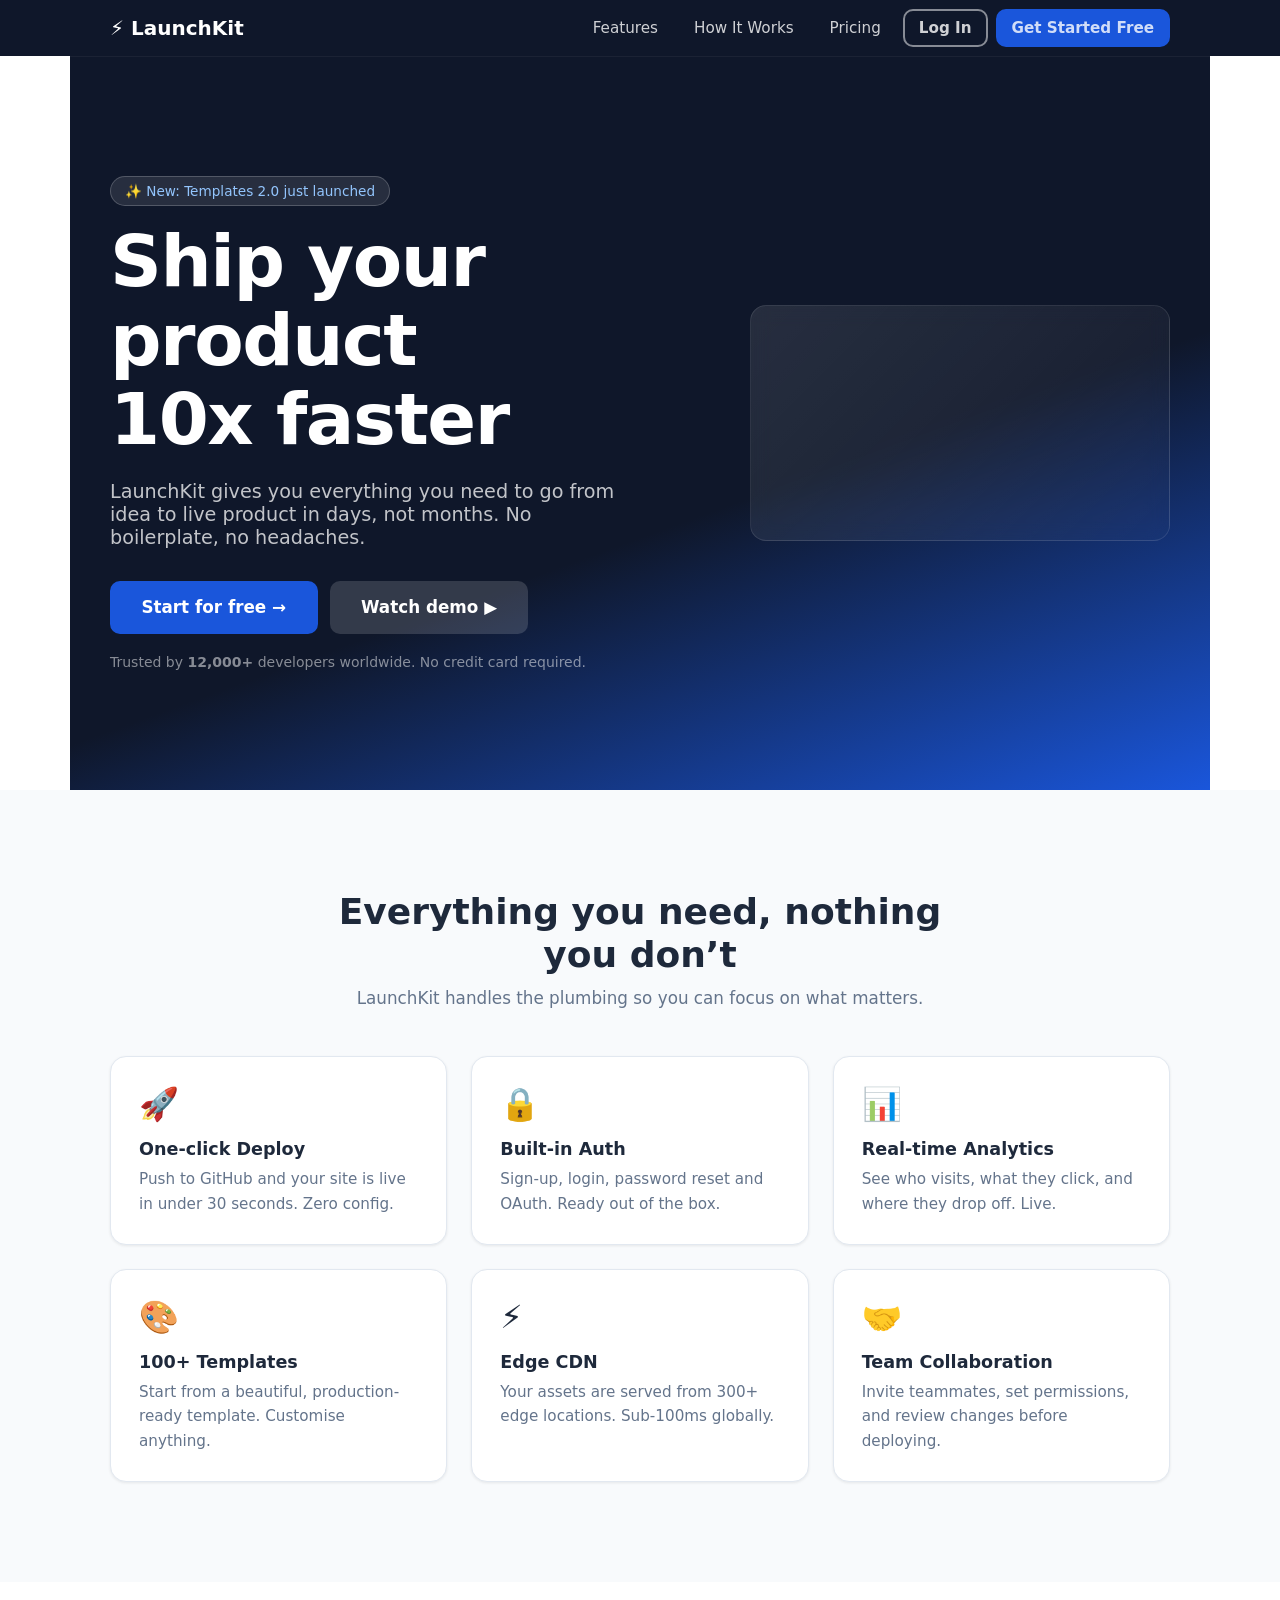
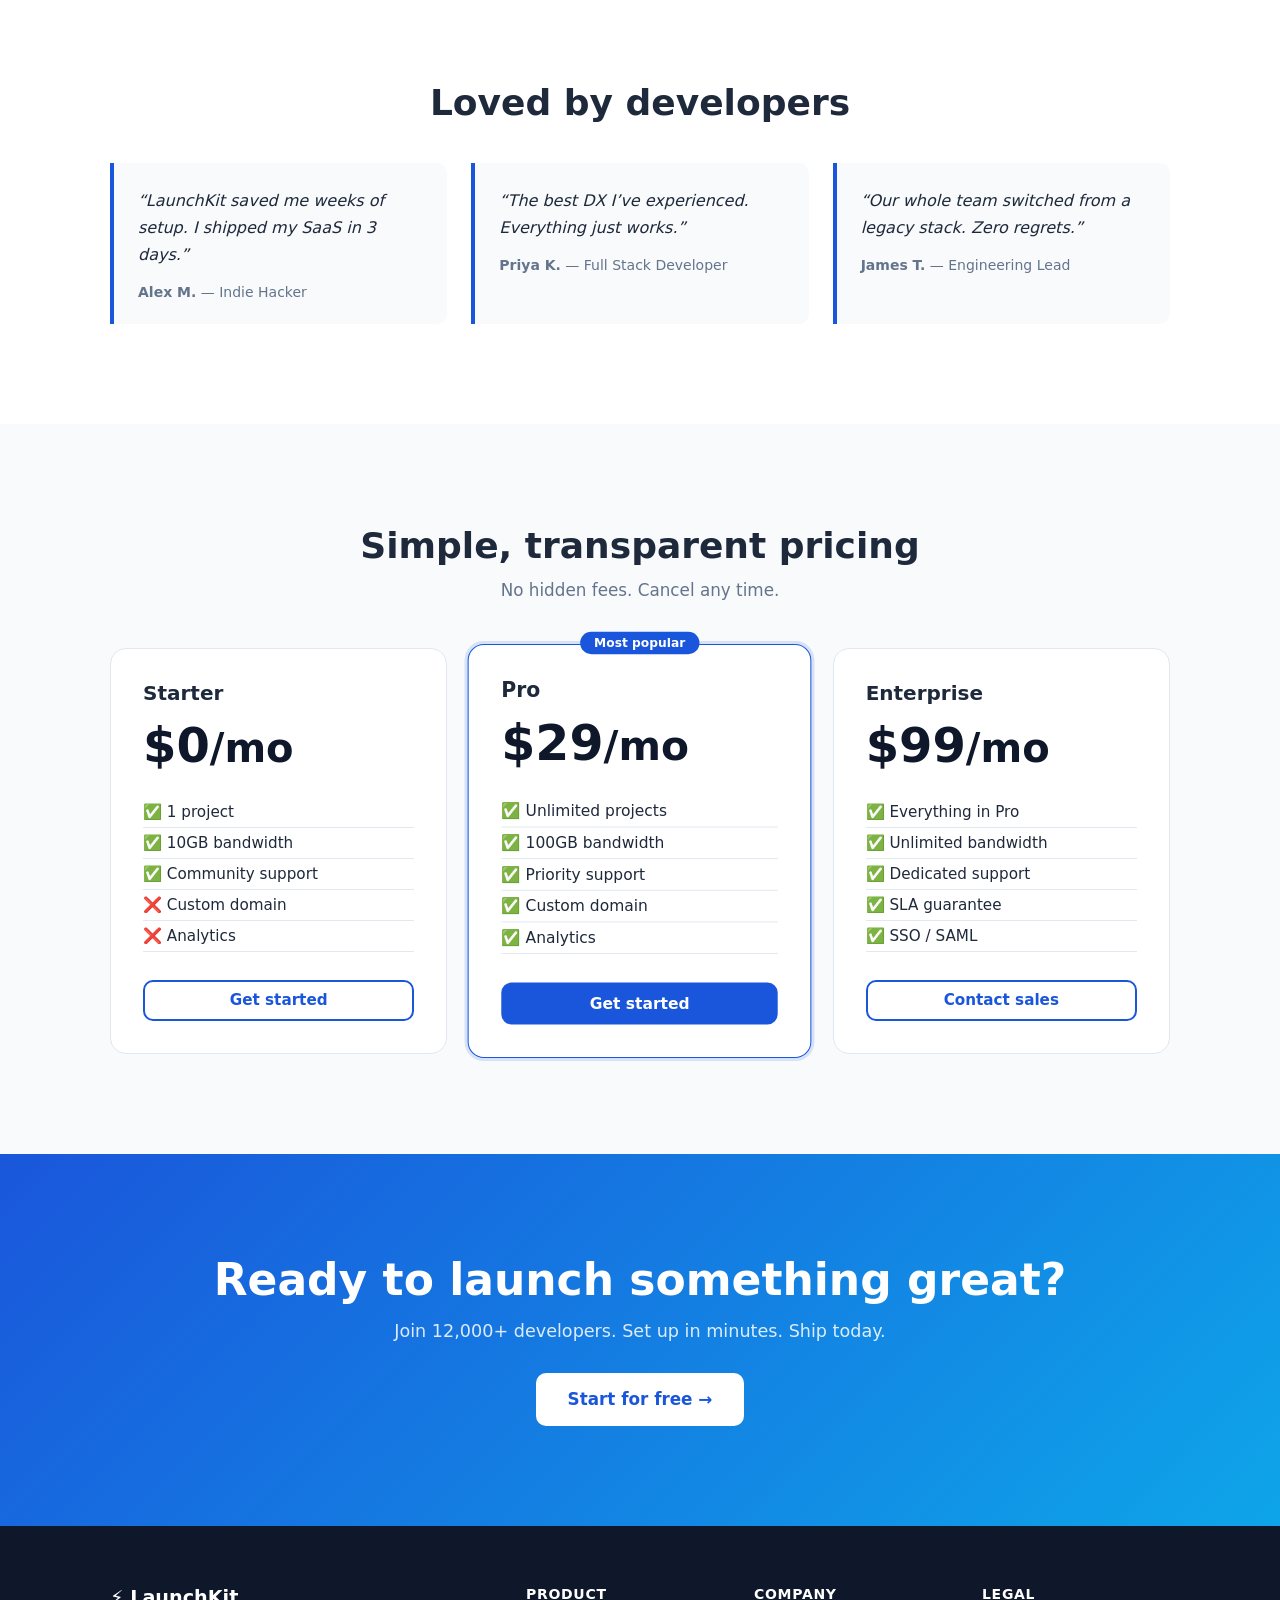
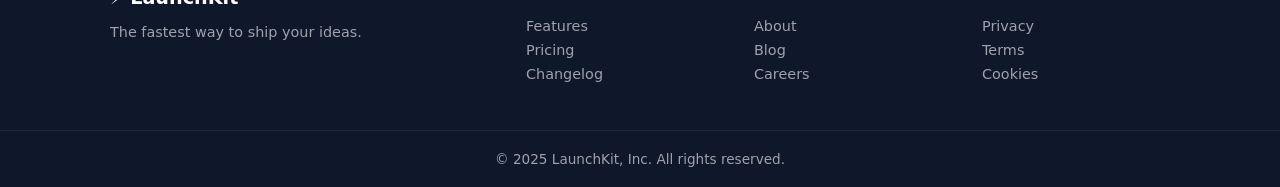
<file: index.html>
<!DOCTYPE html>
<html lang="en">
<head>
  <meta charset="UTF-8" />
  <meta name="viewport" content="width=device-width, initial-scale=1.0" />
  <meta name="description" content="LaunchKit — the fastest way to ship your ideas." />
  <title>LaunchKit — Ship Faster</title>
  <link rel="stylesheet" href="landing.css" />
</head>
<body>

  <!-- ── Navigation ───────────────────────── -->
  <header class="navbar">
    <div class="navbar__inner">
      <a href="#" class="navbar__logo">⚡ LaunchKit</a>
      <button class="navbar__toggle" aria-expanded="false"
              aria-controls="main-nav" aria-label="Toggle menu">
        <span></span><span></span><span></span>
      </button>
      <nav id="main-nav" class="navbar__nav">
        <a href="#features">Features</a>
        <a href="#how-it-works">How It Works</a>
        <a href="#pricing">Pricing</a>
        <a href="#" class="btn btn--outline-white">Log In</a>
        <a href="#" class="btn btn--primary">Get Started Free</a>
      </nav>
    </div>
  </header>

  <!-- ── Hero ──────────────────────────────── -->
  <section class="hero">
    <div class="hero__content">
      <span class="hero__badge">✨ New: Templates 2.0 just launched</span>
      <h1 class="hero__title">Ship your product<br>10x faster</h1>
      <p class="hero__subtitle">
        LaunchKit gives you everything you need to go from idea to live product
        in days, not months. No boilerplate, no headaches.
      </p>
      <div class="hero__actions">
        <a href="#" class="btn btn--primary btn--lg">Start for free &rarr;</a>
        <a href="#" class="btn btn--ghost btn--lg">Watch demo ▶</a>
      </div>
      <p class="hero__social-proof">
        Trusted by <strong>12,000+</strong> developers worldwide. No credit card required.
      </p>
    </div>
    <div class="hero__visual" aria-hidden="true">
      <!-- Decorative gradient box simulating an app screenshot -->
      <div class="hero__mockup"></div>
    </div>
  </section>

  <!-- ── Features ──────────────────────────── -->
  <section class="features" id="features">
    <div class="container">
      <div class="section-header">
        <h2>Everything you need, nothing you don&rsquo;t</h2>
        <p>LaunchKit handles the plumbing so you can focus on what matters.</p>
      </div>
      <div class="features__grid">
        <div class="feature-card">
          <div class="feature-card__icon">🚀</div>
          <h3>One-click Deploy</h3>
          <p>Push to GitHub and your site is live in under 30 seconds. Zero config.</p>
        </div>
        <div class="feature-card">
          <div class="feature-card__icon">🔒</div>
          <h3>Built-in Auth</h3>
          <p>Sign-up, login, password reset and OAuth. Ready out of the box.</p>
        </div>
        <div class="feature-card">
          <div class="feature-card__icon">📊</div>
          <h3>Real-time Analytics</h3>
          <p>See who visits, what they click, and where they drop off. Live.</p>
        </div>
        <div class="feature-card">
          <div class="feature-card__icon">🎨</div>
          <h3>100+ Templates</h3>
          <p>Start from a beautiful, production-ready template. Customise anything.</p>
        </div>
        <div class="feature-card">
          <div class="feature-card__icon">⚡</div>
          <h3>Edge CDN</h3>
          <p>Your assets are served from 300+ edge locations. Sub-100ms globally.</p>
        </div>
        <div class="feature-card">
          <div class="feature-card__icon">🤝</div>
          <h3>Team Collaboration</h3>
          <p>Invite teammates, set permissions, and review changes before deploying.</p>
        </div>
      </div>
    </div>
  </section>

  <!-- ── Testimonials ──────────────────────── -->
  <section class="testimonials">
    <div class="container">
      <h2 class="section-header__title">Loved by developers</h2>
      <div class="testimonials__grid">
        <blockquote class="testimonial">
          <p>&ldquo;LaunchKit saved me weeks of setup. I shipped my SaaS in 3 days.&rdquo;</p>
          <footer><strong>Alex M.</strong> &mdash; Indie Hacker</footer>
        </blockquote>
        <blockquote class="testimonial">
          <p>&ldquo;The best DX I&rsquo;ve experienced. Everything just works.&rdquo;</p>
          <footer><strong>Priya K.</strong> &mdash; Full Stack Developer</footer>
        </blockquote>
        <blockquote class="testimonial">
          <p>&ldquo;Our whole team switched from a legacy stack. Zero regrets.&rdquo;</p>
          <footer><strong>James T.</strong> &mdash; Engineering Lead</footer>
        </blockquote>
      </div>
    </div>
  </section>

  <!-- ── Pricing ───────────────────────────── -->
  <section class="pricing" id="pricing">
    <div class="container">
      <div class="section-header">
        <h2>Simple, transparent pricing</h2>
        <p>No hidden fees. Cancel any time.</p>
      </div>
      <div class="pricing__grid">
        <div class="pricing-card">
          <h3>Starter</h3>
          <div class="pricing-card__price"><span>$0</span>/mo</div>
          <ul class="pricing-card__features">
            <li>✅ 1 project</li>
            <li>✅ 10GB bandwidth</li>
            <li>✅ Community support</li>
            <li>❌ Custom domain</li>
            <li>❌ Analytics</li>
          </ul>
          <a href="#" class="btn btn--outline">Get started</a>
        </div>
        <div class="pricing-card pricing-card--featured">
          <div class="pricing-card__badge">Most popular</div>
          <h3>Pro</h3>
          <div class="pricing-card__price"><span>$29</span>/mo</div>
          <ul class="pricing-card__features">
            <li>✅ Unlimited projects</li>
            <li>✅ 100GB bandwidth</li>
            <li>✅ Priority support</li>
            <li>✅ Custom domain</li>
            <li>✅ Analytics</li>
          </ul>
          <a href="#" class="btn btn--primary">Get started</a>
        </div>
        <div class="pricing-card">
          <h3>Enterprise</h3>
          <div class="pricing-card__price"><span>$99</span>/mo</div>
          <ul class="pricing-card__features">
            <li>✅ Everything in Pro</li>
            <li>✅ Unlimited bandwidth</li>
            <li>✅ Dedicated support</li>
            <li>✅ SLA guarantee</li>
            <li>✅ SSO / SAML</li>
          </ul>
          <a href="#" class="btn btn--outline">Contact sales</a>
        </div>
      </div>
    </div>
  </section>

  <!-- ── CTA Banner ────────────────────────── -->
  <section class="cta-banner">
    <div class="container">
      <h2>Ready to launch something great?</h2>
      <p>Join 12,000+ developers. Set up in minutes. Ship today.</p>
      <a href="#" class="btn btn--white btn--lg">Start for free &rarr;</a>
    </div>
  </section>

  <!-- ── Footer ────────────────────────────── -->
  <footer class="site-footer">
    <div class="container footer__inner">
      <div class="footer__brand">
        <a href="#" class="footer__logo">⚡ LaunchKit</a>
        <p>The fastest way to ship your ideas.</p>
      </div>
      <nav class="footer__links">
        <h4>Product</h4>
        <a href="#">Features</a>
        <a href="#">Pricing</a>
        <a href="#">Changelog</a>
      </nav>
      <nav class="footer__links">
        <h4>Company</h4>
        <a href="#">About</a>
        <a href="#">Blog</a>
        <a href="#">Careers</a>
      </nav>
      <nav class="footer__links">
        <h4>Legal</h4>
        <a href="#">Privacy</a>
        <a href="#">Terms</a>
        <a href="#">Cookies</a>
      </nav>
    </div>
    <div class="footer__bottom">
      <p>&copy; 2025 LaunchKit, Inc. All rights reserved.</p>
    </div>
  </footer>

  <script>
    const toggle = document.querySelector('.navbar__toggle');
    const nav    = document.querySelector('#main-nav');
    toggle.addEventListener('click', () => {
      const open = nav.classList.toggle('is-open');
      toggle.setAttribute('aria-expanded', open);
    });
  </script>

</body>
</html>
</file>
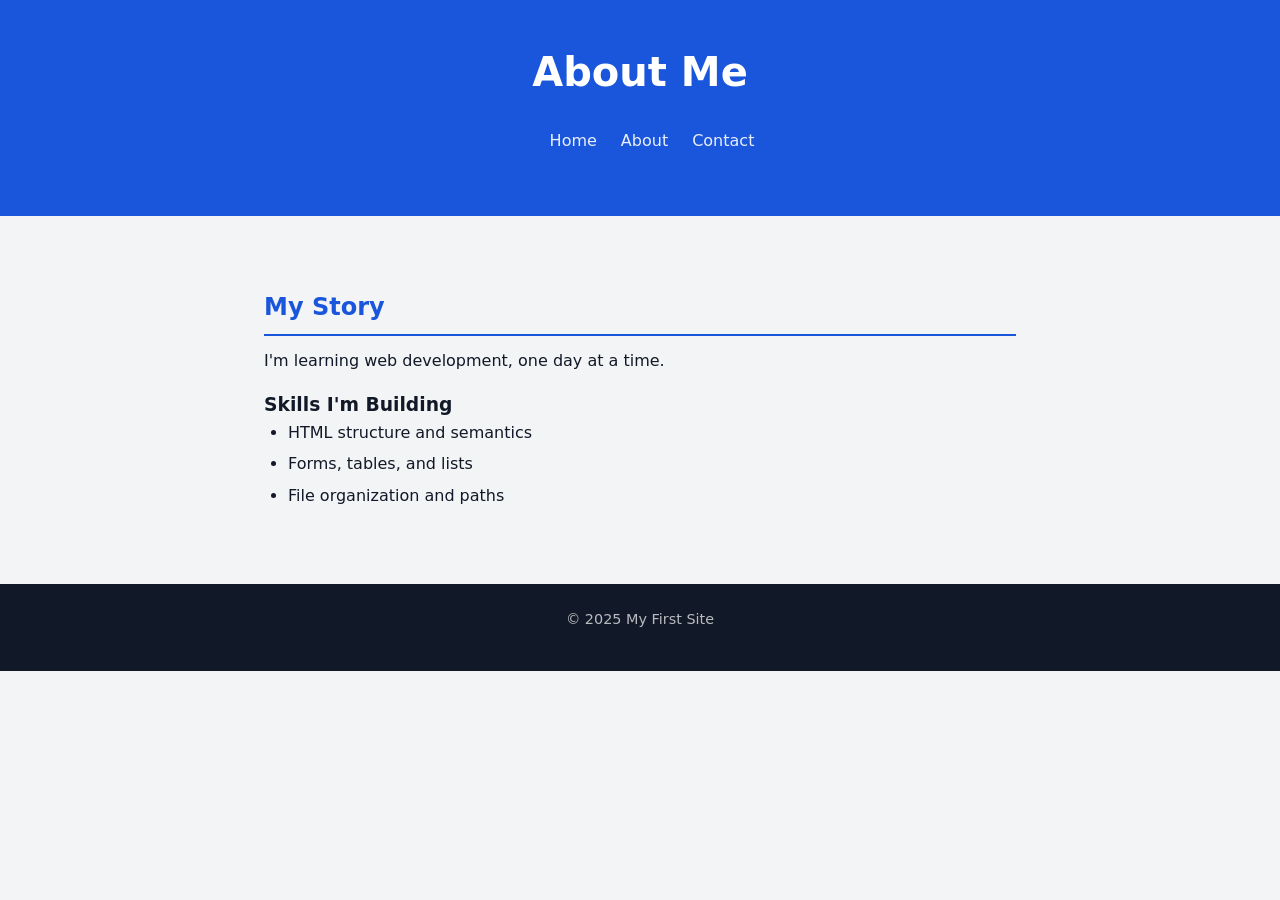
<file: about.html>
<!DOCTYPE html>
<html lang="en">
<head>
  <meta charset="UTF-8" />
  <meta name="viewport" content="width=device-width, initial-scale=1.0" />
  <title>About | My First Site</title>
 <link rel="stylesheet" href="style.css" />
</head>
<body>
  <header>
    <h1>About Me</h1>
    <nav>
      <ul>
        <li><a href="home.html">Home</a></li>
        <li><a href="about.html">About</a></li>
        <li><a href="contact.html">Contact</a></li>
      </ul>
    </nav>
  </header>
  <main>
    <article>
      <h2>My Story</h2>
      <p>I'm learning web development, one day at a time.</p>
      <h3>Skills I'm Building</h3>
      <ul>
        <li>HTML structure and semantics</li>
        <li>Forms, tables, and lists</li>
        <li>File organization and paths</li>
      </ul>
    </article>
  </main>
  <footer>
    <p>&copy; 2025 My First Site</p>
  </footer>
</body>
</html>
</file>
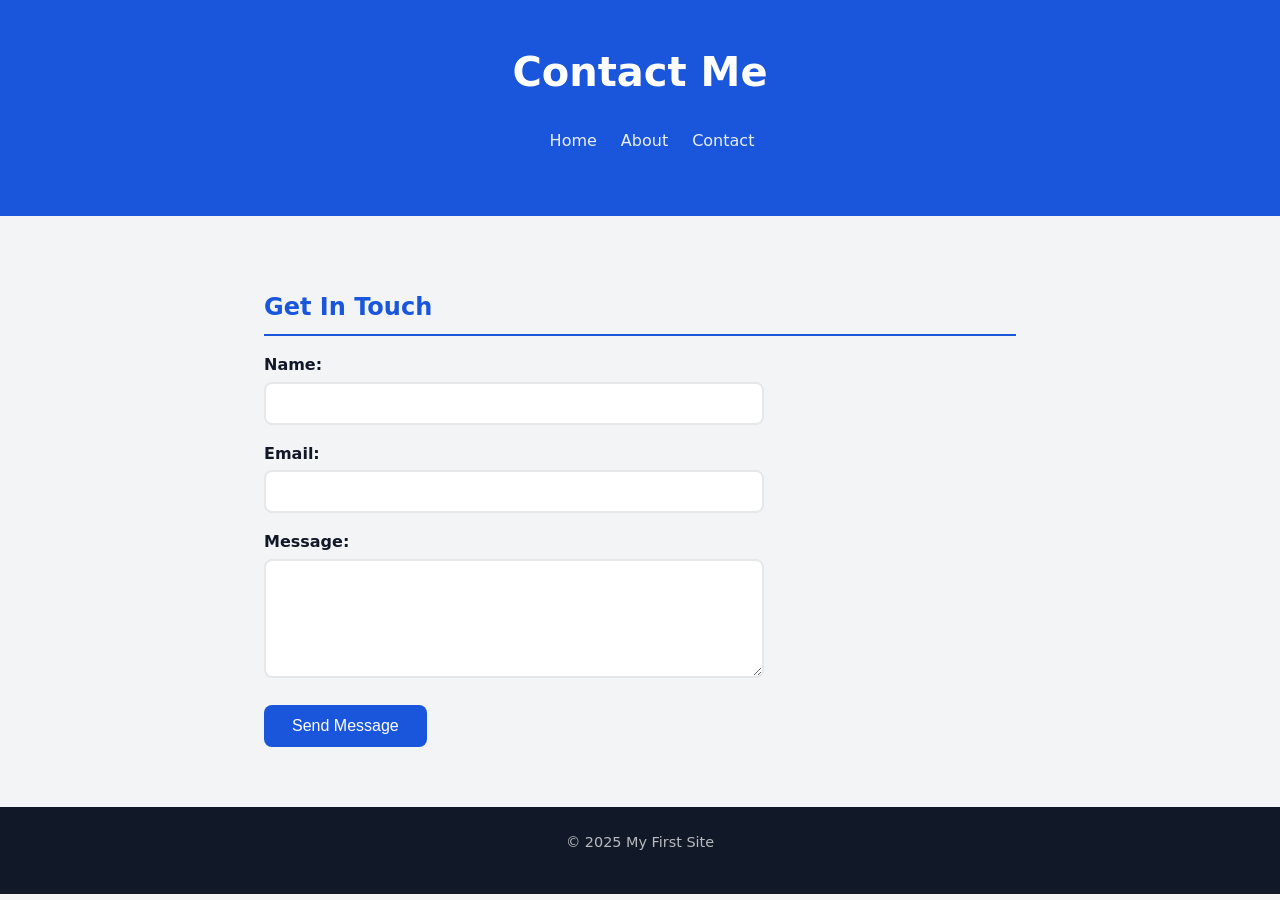
<file: contact.html>
<!DOCTYPE html>
<html lang="en">
<head>
  <meta charset="UTF-8" />
  <meta name="viewport" content="width=device-width, initial-scale=1.0" />
  <title>Contact | My First Site</title>
  <link rel="stylesheet" href="style.css" />
</head>
<body>
  <header>
    <h1>Contact Me</h1>
    <nav>
      <ul>
        <li><a href="home.html">Home</a></li>
        <li><a href="about.html">About</a></li>
        <li><a href="contact.html">Contact</a></li>
      </ul>
    </nav>
  </header>
  <main>
    <section>
      <h2>Get In Touch</h2>
      <form action="#" method="POST">
        <label for="name">Name:</label>
        <input type="text" id="name" name="name" required />

        <label for="email">Email:</label>
        <input type="email" id="email" name="email" required />

        <label for="message">Message:</label>
        <textarea id="message" name="message" rows="5" required></textarea>

        <button type="submit">Send Message</button>
      </form>
    </section>
  </main>
  <footer>
    <p>&copy; 2025 My First Site</p>
  </footer>
</body>
</html>
</file>
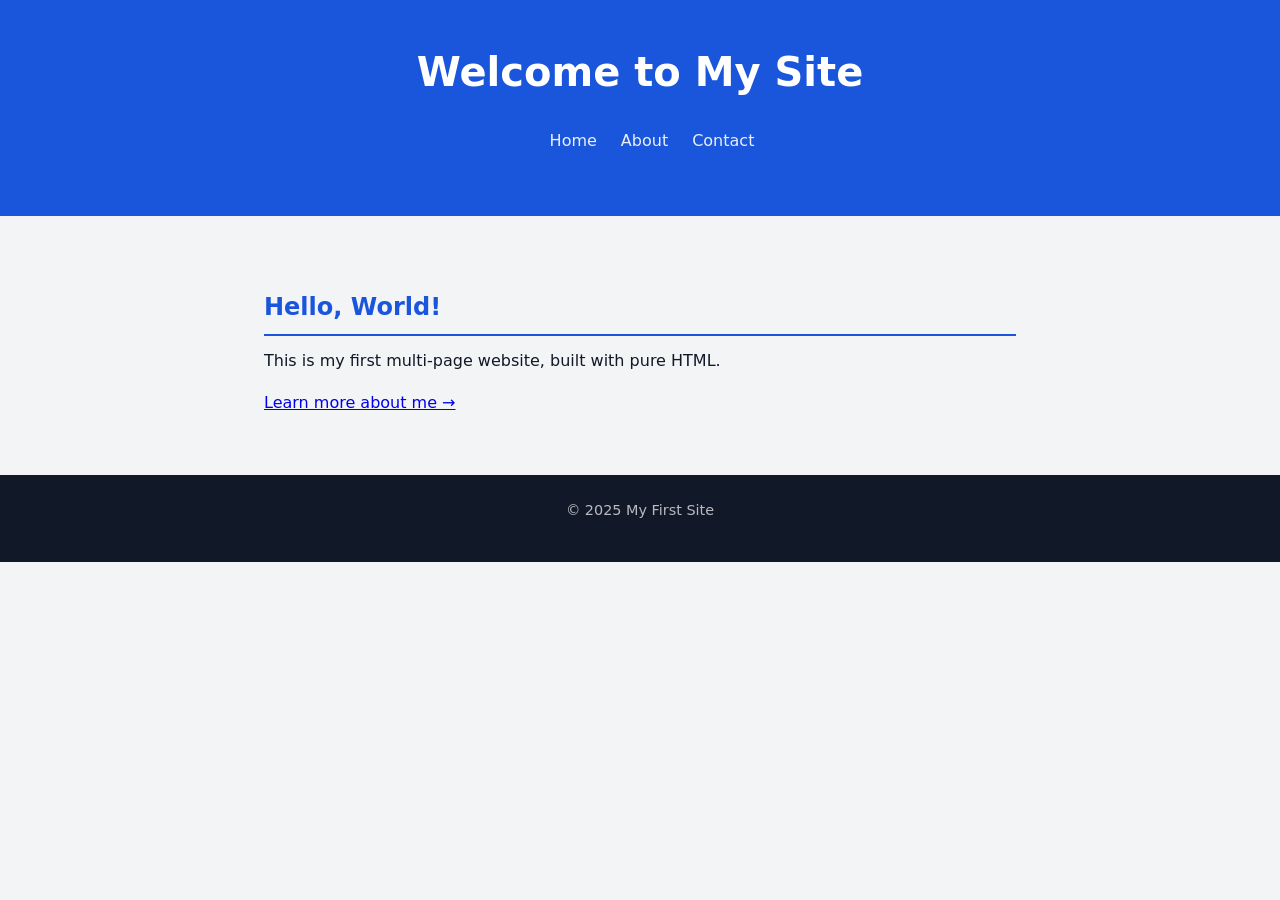
<file: home.html>
<!DOCTYPE html>
<html lang="en">
<head>
  <meta charset="UTF-8" />
  <meta name="viewport" content="width=device-width, initial-scale=1.0" />
  <title>Home | My First Site</title>
  <link rel="stylesheet" href="style.css" />
</head>
<body>
  <header>
    <h1>Welcome to My Site</h1>
    <nav>
      <ul>
        <li><a href="home.html">Home</a></li>
        <li><a href="about.html">About</a></li>
        <li><a href="contact.html">Contact</a></li>
      </ul>
    </nav>
  </header>
  <main>
    <section>
      <h2>Hello, World!</h2>
      <p>This is my first multi-page website, built with pure HTML.</p>
      <a href="about.html">Learn more about me &rarr;</a>
    </section>
  </main>
  <footer>
    <p>&copy; 2025 My First Site</p>
  </footer>
</body>
</html>
</file>
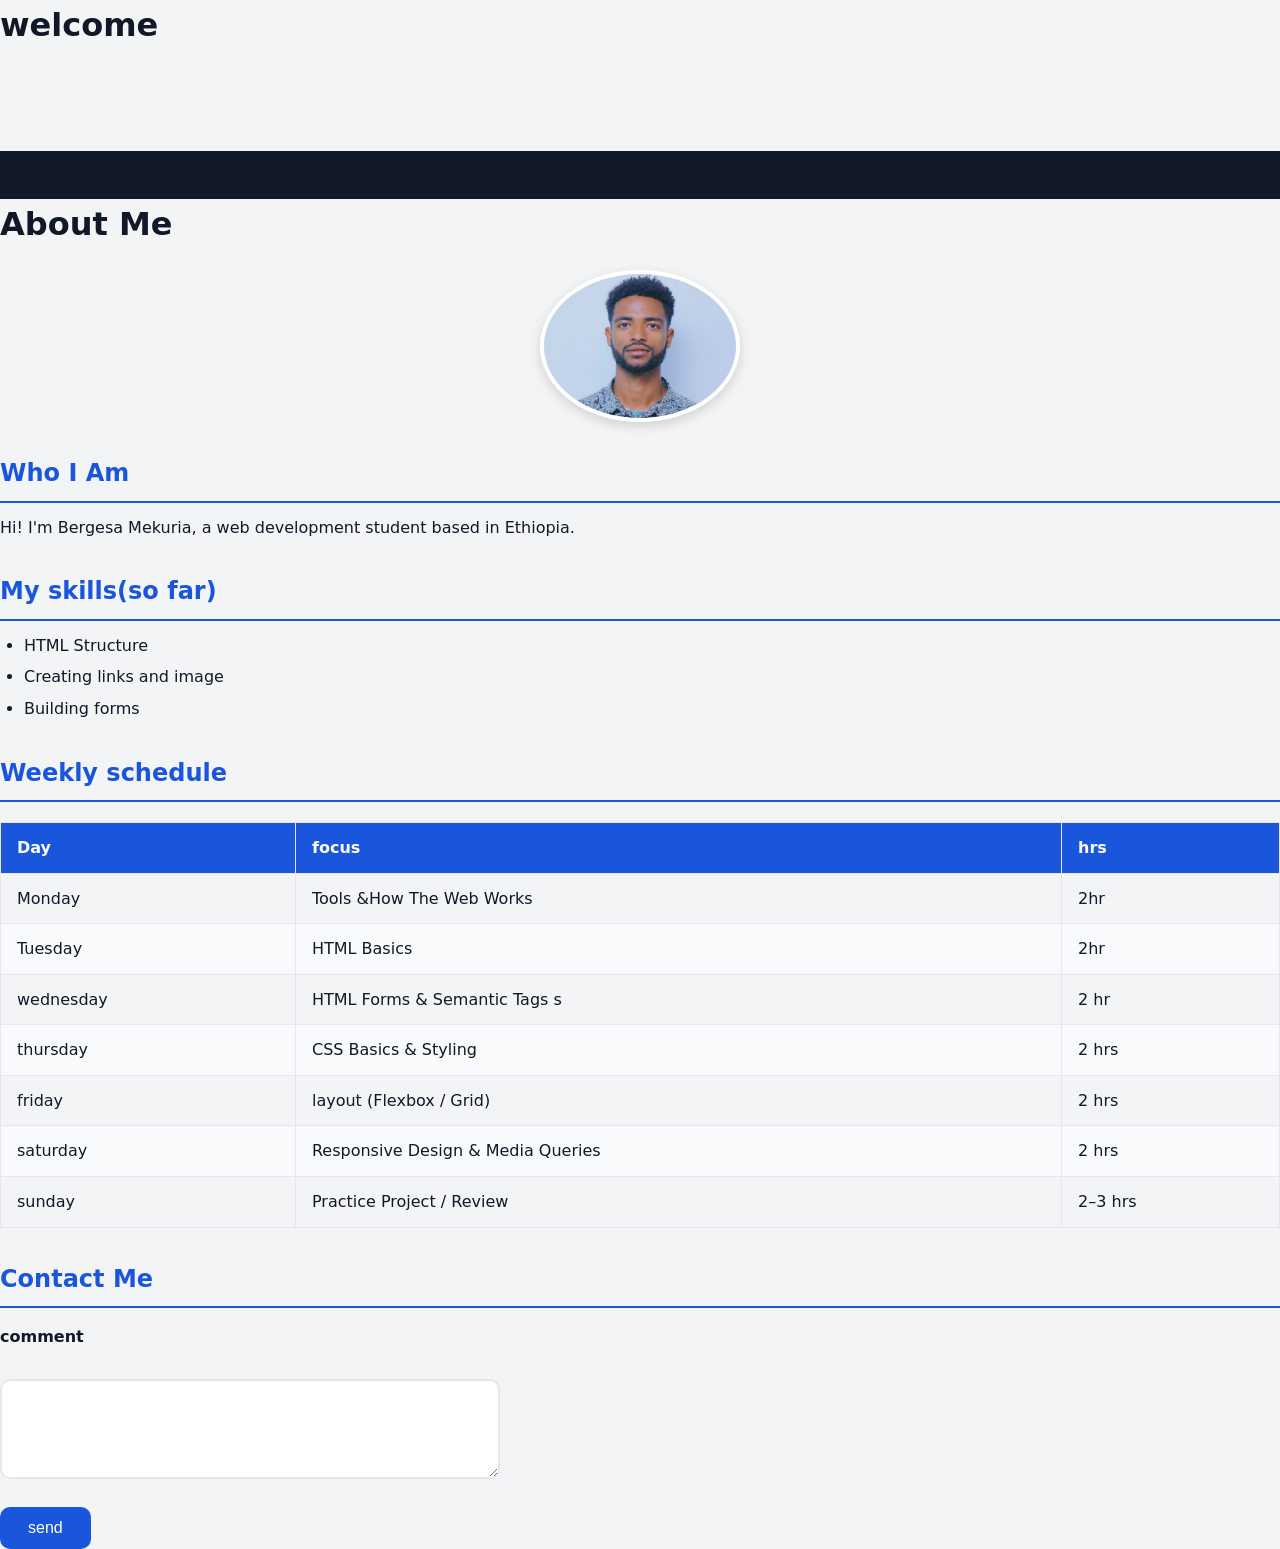
<file: story.html>
<!DOCTYPE html>
<html lang="eng"> 
<head>
    <meta charset="UTF-8" />
    <meta name="viewport" content="width=device-width,initial-scale=1.0" />
    <link rel="stylesheet" href="my style.css">
    <title>About me</title>
</head>
<body>
<div class="page-wrapper"
     <header class="site-header"><h1>welcome</h1></header>
     <main class="site-main"></main>
     <footer class="site-footer"></footer>
</div>
     </body>
    <h1>About Me</h1>
    <img src="Bergesa FMB.jpg" alt="photo of Bergesa mekuria" width="200" />
    <h2>Who I Am</h2>
    <p>Hi! I'm Bergesa Mekuria, a web development student based in Ethiopia.</p>
    <h2>My skills(so far)</h2>
    <ul>
        <li>HTML Structure</li>
        <li>Creating links and image</li>
        <li>Building forms</li>
    </ul>
    <h2>Weekly schedule</h2>
    <table border="1px">
        <thead><tr><th>Day</th><th>focus</th><th>hrs</th></tr></thead>
        <tbody>
            <tr>
                <td>Monday</td><td>Tools &amp;How The Web Works</td><td>2hr</td>
            </tr>
            <tr>
                <td>Tuesday</td><td>HTML Basics</td><td>2hr</td>
            </tr>
            <tr>
                <td>wednesday</td><td>HTML Forms & Semantic Tags
s</td><td>2 hr</td>
            </tr>
            <tr>
                <td>thursday</td><td>CSS Basics & Styling
</td><td>2 hrs</td>
            </tr>
            <tr>
                <td>friday</td><td>layout (Flexbox / Grid)
</td><td>2 hrs</td>
            </tr>
            <tr>
                <td>saturday</td><td>Responsive Design & Media Queries
</td><td>2 hrs</td>
            </tr>
            <tr>
                <td>sunday</td><td>Practice Project / Review
</td><td>2–3 hrs</td>
            </tr>
        </tbody>
    </table>
    <h2>Contact Me</h2>
    <form>
        <label for="msg">comment</label><br >
        <textarea id="msg" name="msg" rows="4"></textarea><br />
        <button type="submit">send</button>
    </form>
</body>
</html>
</file>
<file: landing.css>
/* ── Reset & Tokens ──────────────────────────── */
*, *::before, *::after { box-sizing: border-box; margin: 0; padding: 0; }

:root {
  --blue:      #1A56DB;
  --blue-dark: #1648BF;
  --blue-pale: #EFF6FF;
  --dark:      #0F172A;
  --text:      #1E293B;
  --muted:     #64748B;
  --border:    #E2E8F0;
  --bg:        #F8FAFC;
  --white:     #FFFFFF;
  --radius-md: 10px;
  --radius-lg: 16px;
  --shadow-sm: 0 1px 3px rgba(0,0,0,0.08);
  --shadow-md: 0 4px 16px rgba(0,0,0,0.1);
}

html { font-size: 16px; scroll-behavior: smooth; }
body { font-family: system-ui, sans-serif; color: var(--text); background: var(--white); }
img  { max-width: 100%; display: block; height: auto; }
a    { color: var(--blue); }

/* ── Container ───────────────────────────────── */
.container {
  width: 100%;
  max-width: 1140px;
  margin: 0 auto;
  padding: 0 clamp(16px, 4vw, 40px);
}

/* ── Buttons ─────────────────────────────────── */
.btn {
  display: inline-block;
  padding: 0.625em 1.375em;
  border-radius: var(--radius-md);
  font-size: 0.95rem;
  font-weight: 600;
  text-decoration: none;
  border: 2px solid transparent;
  cursor: pointer;
  transition: all 0.2s;
  white-space: nowrap;
}
.btn--lg    { padding: 0.875em 1.75em; font-size: 1.05rem; }
.btn--primary { background: var(--blue); color: white; border-color: var(--blue); }
.btn--primary:hover { background: var(--blue-dark); color: white; border-color: var(--blue-dark); }
.btn--outline { background: transparent; color: var(--blue); border-color: var(--blue); }
.btn--outline:hover { background: var(--blue); color: white; }
.btn--outline-white { background: transparent; color: white; border-color: rgba(255,255,255,0.5); }
.btn--outline-white:hover { background: rgba(255,255,255,0.1); color: white; }
.btn--ghost { background: rgba(255,255,255,0.15); color: white; border-color: transparent; }
.btn--ghost:hover { background: rgba(255,255,255,0.25); color: white; }
.btn--white { background: white; color: var(--blue); border-color: white; }
.btn--white:hover { background: var(--blue-pale); color: var(--blue); }

/* ── Section Header ──────────────────────────── */
.section-header { text-align: center; max-width: 640px; margin: 0 auto 48px; }
.section-header h2 {
  font-size: clamp(1.5rem, 3vw, 2.25rem);
  margin-bottom: 12px;
  line-height: 1.2;
}
.section-header p { color: var(--muted); font-size: 1.05rem; }
.section-header__title { text-align: center; font-size: clamp(1.5rem, 3vw, 2.25rem); margin-bottom: 40px; }

/* ── Navbar ──────────────────────────────────── */
.navbar {
  background: var(--dark);
  position: sticky;
  top: 0;
  z-index: 100;
  box-shadow: 0 1px 0 rgba(255,255,255,0.05);
}
.navbar__inner {
  max-width: 1140px;
  margin: 0 auto;
  padding: 0 clamp(16px, 4vw, 40px);
  display: flex;
  flex-wrap: wrap;
  align-items: center;
  justify-content: space-between;
}
.navbar__logo { color: white; font-size: 1.25rem; font-weight: 700; text-decoration: none; padding: 16px 0; }
.navbar__toggle {
  background: none; border: none; cursor: pointer;
  padding: 10px; display: flex; flex-direction: column; gap: 5px;
}
.navbar__toggle span { display: block; width: 22px; height: 2px; background: white; border-radius: 2px; transition: 0.3s; }
.navbar__toggle[aria-expanded='true'] span:nth-child(1) { transform: translateY(7px) rotate(45deg); }
.navbar__toggle[aria-expanded='true'] span:nth-child(2) { opacity: 0; }
.navbar__toggle[aria-expanded='true'] span:nth-child(3) { transform: translateY(-7px) rotate(-45deg); }
.navbar__nav {
  width: 100%; max-height: 0; overflow: hidden;
  transition: max-height 0.35s ease;
  display: flex; flex-direction: column; gap: 0; padding: 0;
}
.navbar__nav.is-open { max-height: 400px; padding-bottom: 16px; }
.navbar__nav a { color: rgba(255,255,255,0.8); text-decoration: none; padding: 12px 0; font-size: 0.95rem; }
.navbar__nav a:hover { color: white; }

@media (min-width: 768px) {
  .navbar__toggle { display: none; }
  .navbar__nav { width: auto; max-height: none; overflow: visible; flex-direction: row; 
                 align-items: center; gap: 8px; padding: 0; }
  .navbar__nav a { padding: 8px 14px; }
}

/* ── Hero ────────────────────────────────────── */
.hero {
  background: linear-gradient(160deg, var(--dark) 60%, #1A56DB);
  color: white;
  padding: clamp(60px, 10vw, 120px) clamp(16px, 4vw, 40px);
  display: flex;
  flex-direction: column;
  gap: 48px;
  max-width: 1140px;
  margin: 0 auto;
}
.hero__badge {
  display: inline-block;
  background: rgba(255,255,255,0.1);
  border: 1px solid rgba(255,255,255,0.2);
  color: #93C5FD;
  padding: 6px 14px;
  border-radius: 999px;
  font-size: 0.85rem;
  margin-bottom: 16px;
}
.hero__title {
  font-size: clamp(2.25rem, 6vw, 4.5rem);
  line-height: 1.1;
  margin-bottom: 20px;
  letter-spacing: -0.02em;
}
.hero__subtitle { color: rgba(255,255,255,0.75); font-size: clamp(1rem, 2vw, 1.2rem); max-width: 520px; margin-bottom: 32px; }
.hero__actions { display: flex; flex-wrap: wrap; gap: 12px; }
.hero__social-proof { font-size: 0.875rem; color: rgba(255,255,255,0.5); margin-top: 20px; }
.hero__mockup {
  background: linear-gradient(135deg, rgba(255,255,255,0.1), rgba(255,255,255,0.02));
  border: 1px solid rgba(255,255,255,0.1);
  border-radius: 16px;
  aspect-ratio: 16 / 9;
  backdrop-filter: blur(10px);
}
@media (min-width: 900px) {
  .hero { flex-direction: row; align-items: center; }
  .hero__content { flex: 1; }
  .hero__visual { flex: 0 0 420px; }
}

/* ── Features ────────────────────────────────── */
.features { background: var(--bg); padding: clamp(60px, 8vw, 100px) 0; }
.features__grid {
  display: grid;
  grid-template-columns: repeat(auto-fit, minmax(280px, 1fr));
  gap: 24px;
}
.feature-card {
  background: white;
  border: 1px solid var(--border);
  border-radius: var(--radius-lg);
  padding: 28px;
  box-shadow: var(--shadow-sm);
  transition: transform 0.25s, box-shadow 0.25s;
}
.feature-card:hover { transform: translateY(-4px); box-shadow: var(--shadow-md); }
.feature-card__icon { font-size: 2rem; margin-bottom: 16px; }
.feature-card h3 { font-size: 1.1rem; margin-bottom: 8px; }
.feature-card p  { color: var(--muted); font-size: 0.95rem; line-height: 1.6; }

/* ── Testimonials ────────────────────────────── */
.testimonials { padding: clamp(60px, 8vw, 100px) 0; }
.testimonials__grid {
  display: grid;
  grid-template-columns: repeat(auto-fit, minmax(260px, 1fr));
  gap: 24px;
}
.testimonial {
  background: var(--bg);
  border-left: 4px solid var(--blue);
  border-radius: 0 var(--radius-md) var(--radius-md) 0;
  padding: 24px;
}
.testimonial p { font-size: 1rem; line-height: 1.7; color: var(--text); margin-bottom: 16px; font-style: italic; }
.testimonial footer { font-size: 0.875rem; color: var(--muted); }

/* ── Pricing ─────────────────────────────────── */
.pricing { background: var(--bg); padding: clamp(60px, 8vw, 100px) 0; }
.pricing__grid {
  display: grid;
  grid-template-columns: repeat(auto-fit, minmax(260px, 1fr));
  gap: 24px;
  align-items: start;
}
.pricing-card {
  background: white;
  border: 1px solid var(--border);
  border-radius: var(--radius-lg);
  padding: 32px;
  position: relative;
}
.pricing-card--featured {
  border-color: var(--blue);
  box-shadow: 0 0 0 3px rgba(26,86,219,0.15);
  transform: scale(1.02);
}
.pricing-card__badge {
  position: absolute;
  top: -13px;
  left: 50%;
  transform: translateX(-50%);
  background: var(--blue);
  color: white;
  font-size: 0.75rem;
  font-weight: 700;
  padding: 4px 14px;
  border-radius: 999px;
  white-space: nowrap;
}
.pricing-card h3 { font-size: 1.25rem; margin-bottom: 12px; }
.pricing-card__price { font-size: 2.5rem; font-weight: 800; margin-bottom: 24px; color: var(--dark); }
.pricing-card__price span { font-size: 3rem; }
.pricing-card__features { list-style: none; margin-bottom: 28px; }
.pricing-card__features li { padding: 6px 0; font-size: 0.95rem; border-bottom: 1px solid var(--border); }
.pricing-card .btn { width: 100%; text-align: center; }

/* ── CTA Banner ──────────────────────────────── */
.cta-banner {
  background: linear-gradient(135deg, var(--blue), #0EA5E9);
  color: white;
  text-align: center;
  padding: clamp(60px, 8vw, 100px) 16px;
}
.cta-banner h2 { font-size: clamp(1.75rem, 4vw, 2.75rem); margin-bottom: 16px; }
.cta-banner p  { font-size: 1.1rem; opacity: 0.85; margin-bottom: 32px; }

/* ── Footer ──────────────────────────────────── */
.site-footer { background: var(--dark); color: rgba(255,255,255,0.6); padding: 60px 0 0; }
.footer__inner {
  display: grid;
  grid-template-columns: 1fr;
  gap: 40px;
  padding-bottom: 48px;
}
@media (min-width: 640px) { .footer__inner { grid-template-columns: 2fr repeat(3, 1fr); } }
.footer__logo { color: white; font-size: 1.2rem; font-weight: 700; text-decoration: none; display: block; margin-bottom: 12px; }
.footer__brand p { font-size: 0.9rem; line-height: 1.6; }
.footer__links { display: flex; flex-direction: column; gap: 8px; }
.footer__links h4 { color: white; font-size: 0.875rem; text-transform: uppercase; letter-spacing: 0.05em; margin-bottom: 8px; }
.footer__links a  { color: rgba(255,255,255,0.6); text-decoration: none; font-size: 0.9rem; }
.footer__links a:hover { color: white; }
.footer__bottom {
  border-top: 1px solid rgba(255,255,255,0.08);
  text-align: center;
  padding: 20px;
  font-size: 0.85rem;
}

/* ── Accessibility ───────────────────────────── */
@media (prefers-reduced-motion: reduce) {
  *, *::before, *::after {
    animation-duration: 0.01ms !important;
    transition-duration: 0.01ms !important;
  }
}
</file>
<file: style.css>
/* ── Reset & Base Styles ─────────────────────── */
*,
*::before,
*::after {
  box-sizing: border-box;  /* include padding & border in width calculations */
  margin: 0;
  padding: 0;
}

:root {
  --blue:    #1A56DB;
  --dark:    #111827;
  --gray:    #6B7280;
  --light:   #F3F4F6;
  --white:   #FFFFFF;
  --radius:  8px;
}

body {
  font-family: system-ui, sans-serif;
  font-size: 1rem;
  line-height: 1.6;
  color: var(--dark);
  background-color: var(--light);
}

/* ── Layout ──────────────────────────────────── */
header, main, footer {
  max-width: 800px;
  margin: 0 auto;         /* center horizontally */
  padding: 0 24px;        /* side padding for small screens */
}

/* ── Header ──────────────────────────────────── */
header {
  background-color: var(--blue);
  color: var(--white);
  padding: 40px 24px;
  text-align: center;
  max-width: 100%;        /* override the 800px for full-width header */
}

header h1 {
  font-size: 2.5rem;
  margin-bottom: 8px;
}

/* ── Navigation ──────────────────────────────── */
nav ul {
  list-style: none;       /* remove bullets */
  display: flex;          /* horizontal layout */
  gap: 24px;
  justify-content: center;
  padding-top: 16px;
}

nav a {
  color: rgba(255,255,255,0.9);
  text-decoration: none;
  font-weight: 500;
  transition: color 0.2s;  /* smooth color change on hover */
}

nav a:hover {
  color: var(--white);
  text-decoration: underline;
}

/* ── Main Content ────────────────────────────── */
main { padding-top: 40px; padding-bottom: 60px; }

h2 {
  font-size: 1.5rem;
  color: var(--blue);
  margin-top: 32px;
  margin-bottom: 12px;
  padding-bottom: 8px;
  border-bottom: 2px solid var(--blue);
}

p { margin-bottom: 16px; }

/* ── Profile Image ───────────────────────────── */
img {
  display: block;
  border-radius: 50%;     /* circular crop */
  border: 4px solid var(--white);
  box-shadow: 0 4px 12px rgba(0,0,0,0.15);
  margin: 20px auto;
}

/* ── Lists ───────────────────────────────────── */
ul, ol {
  padding-left: 24px;
  margin-bottom: 16px;
}

li { margin-bottom: 6px; }

/* ── Table ───────────────────────────────────── */
table {
  width: 100%;
  border-collapse: collapse;  /* merge adjacent borders into one */
  margin: 20px 0;
}

th, td {
  padding: 12px 16px;
  text-align: left;
  border: 1px solid #E5E7EB;
}

th { background-color: var(--blue); color: white; }
tr:nth-child(even) { background-color: #F9FAFB; }
tr:hover           { background-color: #EFF6FF; }

/* ── Form ────────────────────────────────────── */
form { max-width: 500px; }

label {
  display: block;
  font-weight: 600;
  margin-bottom: 4px;
  margin-top: 16px;
}

input, textarea {
  width: 100%;
  padding: 10px 14px;
  border: 2px solid #E5E7EB;
  border-radius: var(--radius);
  font-size: 1rem;
  font-family: inherit;     /* inputs don't inherit font by default */
  transition: border-color 0.2s;
}

input:focus, textarea:focus {
  outline: none;
  border-color: var(--blue);
  box-shadow: 0 0 0 3px rgba(26,86,219,0.2);
}

button[type="submit"] {
  margin-top: 20px;
  background: var(--blue);
  color: white;
  border: none;
  padding: 12px 28px;
  border-radius: var(--radius);
  font-size: 1rem;
  cursor: pointer;
  transition: background 0.2s, transform 0.1s;
}

button[type="submit"]:hover  { background: #1648BF; }
button[type="submit"]:active { transform: scale(0.98); }

/* ── Footer ──────────────────────────────────── */
footer {
  background: var(--dark);
  color: rgba(255,255,255,0.7);
  text-align: center;
  padding: 24px;
  font-size: 0.9rem;
  max-width: 100%;
}
</file>
<file: my style.css>
/* ── Reset & Base Styles ─────────────────────── */
*,
*::before,
*::after {
  box-sizing: border-box;  /* include padding & border in width calculations */
  margin: 0;
  padding: 0;
}

:root {
  --blue:    #1A56DB;
  --dark:    #111827;
  --gray:    #6B7280;
  --light:   #F3F4F6;
  --white:   #ffffff;
  --radius:  10px;
}

body {
  font-family: system-ui, sans-serif;
  font-size: 1rem;
  line-height: 1.6;
  color: var(--dark);
  background-color: var(--light);
}

/* ── Layout ──────────────────────────────────── */
header, main, footer {
  max-width: 800px;
  margin: 0 auto;         /* center horizontally */
  padding: 0 24px;        /* side padding for small screens */
}

/* ── Header ──────────────────────────────────── */
header {
  background-color: var(--blue);
  color: var(--white);
  padding: 40px 24px;
  text-align: center;
  max-width: 100%;        /* override the 800px for full-width header */
}

header h1 {
  font-size: 2.5rem;
  margin-bottom: 8px;
}
/* ── Main Content ────────────────────────────── */
main { padding-top: 40px; padding-bottom: 60px; }

h2 {
  font-size: 1.5rem;
  color: var(--blue);
  margin-top: 32px;
  margin-bottom: 12px;
  padding-bottom: 8px;
  border-bottom: 2px solid var(--blue);
}

p { margin-bottom: 16px; }

/* ── Profile Image ───────────────────────────── */
img {
  display: block;
  border-radius: 50%;     /* circular crop */
  border: 4px solid var(--white);
  box-shadow: 0 4px 12px rgba(0,0,0,0.15);
  margin: 20px auto;
}

/* ── Lists ───────────────────────────────────── */
ul, ol {
  padding-left: 24px;
  margin-bottom: 16px;
}

li { margin-bottom: 6px; }

/* ── Table ───────────────────────────────────── */
table {
  width: 100%;
  border-collapse: collapse;  /* merge adjacent borders into one */
  margin: 20px 0;
}

th, td {
  padding: 12px 16px;
  text-align: left;
  border: 1px solid #E5E7EB;
}

th { background-color: var(--blue); color: white; }
tr:nth-child(even) { background-color: #F9FAFB; }
tr:hover           { background-color: #4fb267; }

/* ── Form ────────────────────────────────────── */
form { max-width: 500px; }

label {
  display: block;
  font-weight: 600;
  margin-bottom: 4px;
  margin-top: 16px;
}

input, textarea {
  width: 100%;
  padding: 10px 14px;
  border: 2px solid #E5E7EB;
  border-radius: var(--radius);
  font-size: 1rem;
  font-family: inherit;     /* inputs don't inherit font by default */
  transition: border-color 0.2s;
}

input:focus, textarea:focus {
  outline: none;
  border-color: var(--blue);
  box-shadow: 0 0 0 3px rgba(26,86,219,0.2);
}

button[type="submit"] {
  margin-top: 20px;
  background: var(--blue);
  color: white;
  border: none;
  padding: 12px 28px;
  border-radius: var(--radius);
  font-size: 1rem;
  cursor: pointer;
  transition: background 0.2s, transform 0.1s;
}

button[type="submit"]:hover  { background: #1648BF; }
button[type="submit"]:active { transform: scale(0.98); }

/* ── Footer ──────────────────────────────────── */
footer {
  background: var(--dark);
  color: rgba(255,255,255,0.7);
  text-align: center;
  padding: 24px;
  font-size: 0.9rem;
  max-width: 100%;
}
</file>
